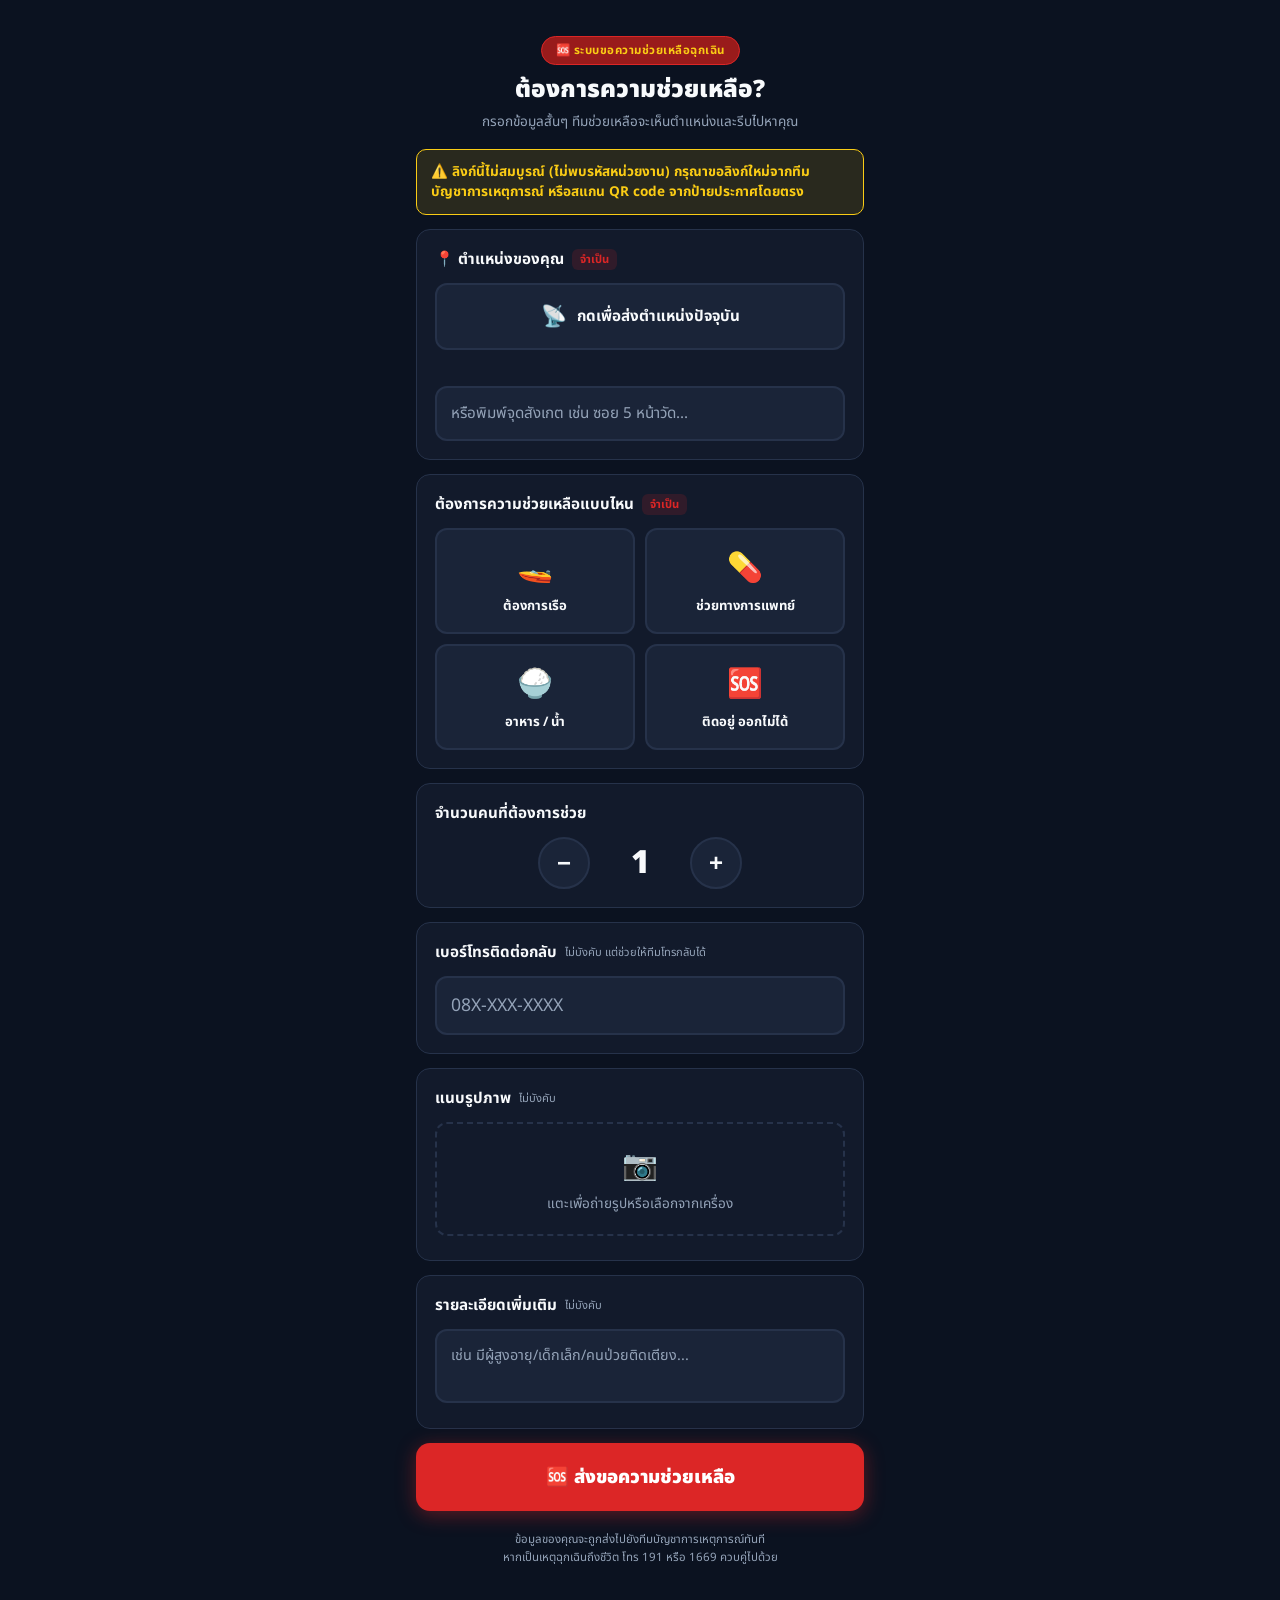
<file: citizen-checkin/checkin-form.html>
<!DOCTYPE html>
<html lang="th">
<head>
<meta charset="UTF-8">
<meta name="viewport" content="width=device-width, initial-scale=1, maximum-scale=1, user-scalable=no">
<title>ขอความช่วยเหลือ</title>
<style>
@import url('https://fonts.googleapis.com/css2?family=Noto+Sans+Thai:wght@400;500;700;900&display=swap');

:root{
  --bg:#0B1220;
  --bg-card:#121A2B;
  --bg-input:#1A2438;
  --red:#DC2626;
  --red-dark:#991B1B;
  --yellow:#FACC15;
  --green:#16A34A;
  --white:#F8FAFC;
  --gray:#94A3B8;
  --border:#26324A;
}
*{box-sizing:border-box;margin:0;padding:0;}
html,body{
  background:var(--bg);
  color:var(--white);
  font-family:'Noto Sans Thai',sans-serif;
  min-height:100vh;
  -webkit-tap-highlight-color:transparent;
}
body{
  padding:16px;
  padding-bottom:40px;
  max-width:480px;
  margin:0 auto;
}

/* Header */
.header{
  text-align:center;
  padding:20px 0 16px;
}
.header .badge{
  display:inline-flex;
  align-items:center;
  gap:6px;
  background:var(--red-dark);
  border:1px solid var(--red);
  color:var(--yellow);
  font-size:0.72rem;
  font-weight:700;
  padding:5px 14px;
  border-radius:999px;
  letter-spacing:0.5px;
  margin-bottom:10px;
}
.header h1{
  font-size:1.5rem;
  font-weight:900;
  line-height:1.3;
}
.header p{
  color:var(--gray);
  font-size:0.85rem;
  margin-top:6px;
  line-height:1.5;
}

/* Card sections */
.card{
  background:var(--bg-card);
  border:1px solid var(--border);
  border-radius:14px;
  padding:18px;
  margin-bottom:14px;
}
.card-label{
  font-size:0.95rem;
  font-weight:700;
  margin-bottom:12px;
  display:flex;
  align-items:center;
  gap:8px;
}
.card-label .req{
  color:var(--red);
  font-size:0.7rem;
  font-weight:700;
  background:rgba(220,38,38,0.15);
  padding:2px 8px;
  border-radius:6px;
}
.card-label .opt{
  color:var(--gray);
  font-size:0.7rem;
  font-weight:400;
}

/* GPS button */
.gps-btn{
  width:100%;
  background:var(--bg-input);
  border:2px solid var(--border);
  color:var(--white);
  font-family:inherit;
  font-size:0.95rem;
  font-weight:700;
  padding:16px;
  border-radius:12px;
  display:flex;
  align-items:center;
  justify-content:center;
  gap:10px;
  cursor:pointer;
  transition:border-color 0.2s;
}
.gps-btn:active{transform:scale(0.98);}
.gps-btn.located{
  border-color:var(--green);
  background:rgba(22,163,74,0.1);
}
.gps-btn .icon{font-size:1.3rem;}
.gps-status{
  font-size:0.8rem;
  color:var(--gray);
  text-align:center;
  margin-top:8px;
  min-height:18px;
}
.gps-status.success{color:var(--green);font-weight:700;}
.gps-status.error{color:var(--yellow);}

.loc-text-input{
  width:100%;
  background:var(--bg-input);
  border:2px solid var(--border);
  color:var(--white);
  font-family:inherit;
  font-size:0.95rem;
  padding:14px;
  border-radius:12px;
  margin-top:10px;
}
.loc-text-input::placeholder{color:var(--gray);}
.loc-text-input:focus{outline:none;border-color:var(--yellow);}

/* Need type grid */
.need-grid{
  display:grid;
  grid-template-columns:1fr 1fr;
  gap:10px;
}
.need-btn{
  background:var(--bg-input);
  border:2px solid var(--border);
  color:var(--white);
  font-family:inherit;
  border-radius:12px;
  padding:16px 8px;
  display:flex;
  flex-direction:column;
  align-items:center;
  gap:6px;
  cursor:pointer;
  transition:all 0.15s;
}
.need-btn .emoji{font-size:1.8rem;}
.need-btn .label{font-size:0.82rem;font-weight:700;}
.need-btn:active{transform:scale(0.96);}
.need-btn.selected{
  border-color:var(--red);
  background:rgba(220,38,38,0.18);
}

/* People count stepper */
.stepper{
  display:flex;
  align-items:center;
  justify-content:center;
  gap:20px;
}
.stepper button{
  width:52px;
  height:52px;
  border-radius:50%;
  border:2px solid var(--border);
  background:var(--bg-input);
  color:var(--white);
  font-size:1.5rem;
  font-weight:700;
  cursor:pointer;
}
.stepper button:active{transform:scale(0.92);}
.stepper .count{
  font-size:2rem;
  font-weight:900;
  min-width:60px;
  text-align:center;
}

/* Phone input */
.phone-input{
  width:100%;
  background:var(--bg-input);
  border:2px solid var(--border);
  color:var(--white);
  font-family:inherit;
  font-size:1.1rem;
  font-weight:700;
  padding:14px;
  border-radius:12px;
  letter-spacing:1px;
}
.phone-input::placeholder{color:var(--gray);font-weight:400;letter-spacing:0;}
.phone-input:focus{outline:none;border-color:var(--yellow);}

/* Note textarea */
.note-input{
  width:100%;
  background:var(--bg-input);
  border:2px solid var(--border);
  color:var(--white);
  font-family:inherit;
  font-size:0.9rem;
  padding:14px;
  border-radius:12px;
  resize:none;
  min-height:70px;
}
.note-input::placeholder{color:var(--gray);}
.note-input:focus{outline:none;border-color:var(--yellow);}

/* Photo upload */
.photo-zone{
  border:2px dashed var(--border);
  border-radius:12px;
  padding:20px;
  text-align:center;
  cursor:pointer;
}
.photo-zone .icon{font-size:1.8rem;margin-bottom:6px;}
.photo-zone .text{font-size:0.85rem;color:var(--gray);}
.photo-preview{
  position:relative;
  border-radius:12px;
  overflow:hidden;
}
.photo-preview img{
  width:100%;
  display:block;
  max-height:200px;
  object-fit:cover;
}
.photo-preview .remove{
  position:absolute;
  top:8px;
  right:8px;
  background:rgba(0,0,0,0.7);
  color:white;
  border:none;
  width:32px;
  height:32px;
  border-radius:50%;
  font-size:1rem;
  cursor:pointer;
}
.compress-status{
  font-size:0.75rem;
  color:var(--gray);
  text-align:center;
  margin-top:6px;
}

/* Submit button */
.submit-btn{
  width:100%;
  background:var(--red);
  border:none;
  color:white;
  font-family:inherit;
  font-size:1.15rem;
  font-weight:900;
  padding:20px;
  border-radius:14px;
  cursor:pointer;
  display:flex;
  align-items:center;
  justify-content:center;
  gap:10px;
  box-shadow:0 4px 20px rgba(220,38,38,0.4);
  position:relative;
  animation:pulse 2.2s infinite;
}
@keyframes pulse{
  0%,100%{box-shadow:0 4px 20px rgba(220,38,38,0.4);}
  50%{box-shadow:0 4px 30px rgba(220,38,38,0.7);}
}
.submit-btn:active{transform:scale(0.98);}
.submit-btn:disabled{
  background:var(--border);
  box-shadow:none;
  animation:none;
  cursor:not-allowed;
  color:var(--gray);
}
.submit-btn .spinner{
  width:20px;height:20px;
  border:3px solid rgba(255,255,255,0.3);
  border-top-color:white;
  border-radius:50%;
  animation:spin 0.7s linear infinite;
}
@keyframes spin{to{transform:rotate(360deg);}}

.error-banner{
  background:rgba(250,204,21,0.12);
  border:1px solid var(--yellow);
  color:var(--yellow);
  font-size:0.85rem;
  font-weight:700;
  padding:12px 14px;
  border-radius:10px;
  margin-bottom:14px;
  display:none;
}

/* Success screen */
.success-screen{
  display:none;
  text-align:center;
  padding:60px 20px;
}
.success-screen .icon{
  font-size:4rem;
  margin-bottom:16px;
}
.success-screen h2{
  font-size:1.4rem;
  font-weight:900;
  color:var(--green);
  margin-bottom:10px;
}
.success-screen p{
  color:var(--gray);
  font-size:0.95rem;
  line-height:1.6;
}
.success-screen .id-box{
  background:var(--bg-card);
  border:1px solid var(--border);
  border-radius:10px;
  padding:12px;
  margin-top:20px;
  font-size:0.85rem;
  color:var(--white);
}
.verify-code-box{
  background:rgba(250,204,21,0.1);
  border:2px solid var(--yellow);
  border-radius:14px;
  padding:18px;
  margin-top:14px;
}
.verify-code-label{
  font-size:0.85rem;
  font-weight:700;
  color:var(--yellow);
  margin-bottom:8px;
}
.verify-code-value{
  font-size:2.4rem;
  font-weight:900;
  color:var(--white);
  letter-spacing:6px;
  margin-bottom:8px;
}
.verify-code-hint{
  font-size:0.78rem;
  color:var(--gray);
  line-height:1.5;
}
.check-status-btn{
  display:block;
  margin-top:18px;
  background:var(--green);
  color:#0a1a0f;
  font-weight:900;
  font-size:0.95rem;
  text-decoration:none;
  border-radius:10px;
  padding:14px;
  text-align:center;
}
.check-status-btn:active{
  transform:scale(0.98);
}
.check-status-hint{
  font-size:0.72rem;
  color:var(--gray);
  margin-top:8px;
  line-height:1.5;
}

.footer-note{
  text-align:center;
  color:var(--gray);
  font-size:0.72rem;
  margin-top:20px;
  line-height:1.6;
}
</style>
</head>
<body>

<div id="formScreen">
  <div class="header">
    <div class="badge">🆘 ระบบขอความช่วยเหลือฉุกเฉิน</div>
    <h1>ต้องการความช่วยเหลือ?</h1>
    <p>กรอกข้อมูลสั้นๆ ทีมช่วยเหลือจะเห็นตำแหน่งและรีบไปหาคุณ</p>
  </div>

  <div id="errorBanner" class="error-banner"></div>

  <!-- พิกัด -->
  <div class="card">
    <div class="card-label">📍 ตำแหน่งของคุณ <span class="req">จำเป็น</span></div>
    <button type="button" class="gps-btn" id="gpsBtn" onclick="getGPSLocation()">
      <span class="icon">📡</span>
      <span id="gpsBtnText">กดเพื่อส่งตำแหน่งปัจจุบัน</span>
    </button>
    <div class="gps-status" id="gpsStatus"></div>
    <input type="text" class="loc-text-input" id="locText" placeholder="หรือพิมพ์จุดสังเกต เช่น ซอย 5 หน้าวัด...">
  </div>

  <!-- ความต้องการ -->
  <div class="card">
    <div class="card-label">ต้องการความช่วยเหลือแบบไหน <span class="req">จำเป็น</span></div>
    <div class="need-grid" id="needGrid">
      <button type="button" class="need-btn" data-need="boat">
        <span class="emoji">🚤</span><span class="label">ต้องการเรือ</span>
      </button>
      <button type="button" class="need-btn" data-need="medical">
        <span class="emoji">💊</span><span class="label">ช่วยทางการแพทย์</span>
      </button>
      <button type="button" class="need-btn" data-need="supplies">
        <span class="emoji">🍚</span><span class="label">อาหาร / น้ำ</span>
      </button>
      <button type="button" class="need-btn" data-need="trapped">
        <span class="emoji">🆘</span><span class="label">ติดอยู่ ออกไม่ได้</span>
      </button>
    </div>
  </div>

  <!-- จำนวนคน -->
  <div class="card">
    <div class="card-label">จำนวนคนที่ต้องการช่วย</div>
    <div class="stepper">
      <button type="button" onclick="changePeople(-1)">−</button>
      <div class="count" id="peopleCount">1</div>
      <button type="button" onclick="changePeople(1)">+</button>
    </div>
  </div>

  <!-- เบอร์โทร -->
  <div class="card">
    <div class="card-label">เบอร์โทรติดต่อกลับ <span class="opt">ไม่บังคับ แต่ช่วยให้ทีมโทรกลับได้</span></div>
    <input type="tel" class="phone-input" id="phoneInput" placeholder="08X-XXX-XXXX" inputmode="numeric">
  </div>

  <!-- รูปภาพ -->
  <div class="card">
    <div class="card-label">แนบรูปภาพ <span class="opt">ไม่บังคับ</span></div>
    <div id="photoZone" class="photo-zone" onclick="document.getElementById('photoInput').click()">
      <div class="icon">📷</div>
      <div class="text">แตะเพื่อถ่ายรูปหรือเลือกจากเครื่อง</div>
    </div>
    <input type="file" id="photoInput" accept="image/*" capture="environment" style="display:none" onchange="handlePhotoSelect(event)">
    <div id="compressStatus" class="compress-status"></div>
  </div>

  <!-- บันทึกเพิ่มเติม -->
  <div class="card">
    <div class="card-label">รายละเอียดเพิ่มเติม <span class="opt">ไม่บังคับ</span></div>
    <textarea class="note-input" id="noteInput" placeholder="เช่น มีผู้สูงอายุ/เด็กเล็ก/คนป่วยติดเตียง..."></textarea>
  </div>

  <button type="button" class="submit-btn" id="submitBtn" onclick="submitRequest()">
    <span id="submitBtnContent">🆘 ส่งขอความช่วยเหลือ</span>
  </button>

  <div class="footer-note">
    ข้อมูลของคุณจะถูกส่งไปยังทีมบัญชาการเหตุการณ์ทันที<br>
    หากเป็นเหตุฉุกเฉินถึงชีวิต โทร 191 หรือ 1669 ควบคู่ไปด้วย
  </div>
</div>

<div id="successScreen" class="success-screen">
  <div class="icon">✅</div>
  <h2>ส่งคำขอเรียบร้อย</h2>
  <p>ทีมช่วยเหลือได้รับข้อมูลแล้ว<br>กรุณารอ ทีมจะติดต่อกลับหรือเดินทางไปหาคุณ</p>
  <div class="id-box">หมายเลขคำขอ: <strong id="requestIdDisplay">-</strong></div>
  <div class="verify-code-box">
    <div class="verify-code-label">🔑 รหัสยืนยันตัวของคุณ</div>
    <div class="verify-code-value" id="verifyCodeDisplay">----</div>
    <div class="verify-code-hint">จำหรือเขียนรหัสนี้ไว้ — แจ้งให้ทีมที่มาช่วยตอนถึงที่ เพื่อยืนยันว่าเป็นคุณจริง</div>
  </div>
  <a id="checkStatusLink" href="#" class="check-status-btn">📍 เช็คสถานะคำขอนี้</a>
  <div class="check-status-hint">บันทึกลิงก์นี้ไว้ — เปิดดูได้ตลอดว่าทีมไปถึงไหนแล้ว</div>
</div>

<script>
const SUPABASE_URL = 'https://cpdhykeogdgjjxmwvnkt.supabase.co';
const SUPABASE_KEY = 'sb_publishable_ziI_yJath2uIPrurZkhHtw_HlTOv1bq';

const URL_PARAMS = new URLSearchParams(window.location.search);
const AGENCY_ID = URL_PARAMS.get('agency') || '';

let selectedNeed = null;
let peopleCount = 1;
let gpsLat = null, gpsLng = null;
let compressedPhotoBlob = null;

// ---- เช็คว่ามี agency_id ในลิงก์หรือไม่ (ลิงก์นี้ต้องมาจากปุ่มที่ IC สร้างเท่านั้น) ----
if (!AGENCY_ID) {
  document.addEventListener('DOMContentLoaded', () => {
    const banner = document.getElementById('errorBanner');
    if (banner) {
      banner.innerText = '⚠️ ลิงก์นี้ไม่สมบูรณ์ (ไม่พบรหัสหน่วยงาน) กรุณาขอลิงก์ใหม่จากทีมบัญชาการเหตุการณ์ หรือสแกน QR code จากป้ายประกาศโดยตรง';
      banner.style.display = 'block';
    }
  });
}

// ---- ปุ่มเลือกความต้องการ ----
document.querySelectorAll('.need-btn').forEach(btn => {
  btn.addEventListener('click', () => {
    document.querySelectorAll('.need-btn').forEach(b => b.classList.remove('selected'));
    btn.classList.add('selected');
    selectedNeed = btn.dataset.need;
  });
});

// ---- ตัวนับจำนวนคน ----
function changePeople(delta) {
  peopleCount = Math.max(1, Math.min(50, peopleCount + delta));
  document.getElementById('peopleCount').innerText = peopleCount;
}

// ---- GPS ----
function getGPSLocation() {
  const btn = document.getElementById('gpsBtn');
  const status = document.getElementById('gpsStatus');
  const btnText = document.getElementById('gpsBtnText');

  if (!navigator.geolocation) {
    status.className = 'gps-status error';
    status.innerText = '⚠️ เบราว์เซอร์นี้ไม่รองรับ GPS กรุณาพิมพ์จุดสังเกตด้านล่างแทน';
    return;
  }

  btnText.innerText = 'กำลังค้นหาตำแหน่ง...';
  status.className = 'gps-status';
  status.innerText = 'รอสักครู่...';

  navigator.geolocation.getCurrentPosition(
    (pos) => {
      gpsLat = pos.coords.latitude;
      gpsLng = pos.coords.longitude;
      btn.classList.add('located');
      btnText.innerText = 'พบตำแหน่งแล้ว ✓';
      status.className = 'gps-status success';
      status.innerText = `ความแม่นยำ ~${Math.round(pos.coords.accuracy)} เมตร`;
    },
    (err) => {
      btnText.innerText = 'กดเพื่อส่งตำแหน่งปัจจุบัน';
      status.className = 'gps-status error';
      if (err.code === 1) {
        status.innerText = '⚠️ ไม่ได้รับอนุญาตเข้าถึงตำแหน่ง กรุณาพิมพ์จุดสังเกตด้านล่างแทน';
      } else {
        status.innerText = '⚠️ หาตำแหน่งไม่ได้ กรุณาพิมพ์จุดสังเกตด้านล่างแทน';
      }
    },
    { enableHighAccuracy: true, timeout: 10000, maximumAge: 30000 }
  );
}

// ---- บีบอัดรูปภาพ (client-side, ใช้ Canvas) ----
function handlePhotoSelect(event) {
  const file = event.target.files[0];
  if (!file) return;

  const compressStatus = document.getElementById('compressStatus');
  const photoZone = document.getElementById('photoZone');
  compressStatus.innerText = 'กำลังบีบอัดรูป...';

  const reader = new FileReader();
  reader.onload = function(e) {
    const img = new Image();
    img.onload = function() {
      const MAX_DIM = 1280;
      let w = img.width, h = img.height;
      if (w > h && w > MAX_DIM) { h = h * (MAX_DIM / w); w = MAX_DIM; }
      else if (h > MAX_DIM) { w = w * (MAX_DIM / h); h = MAX_DIM; }

      const canvas = document.createElement('canvas');
      canvas.width = w;
      canvas.height = h;
      const ctx = canvas.getContext('2d');
      ctx.drawImage(img, 0, 0, w, h);

      canvas.toBlob((blob) => {
        compressedPhotoBlob = blob;
        const sizeKB = Math.round(blob.size / 1024);
        compressStatus.innerText = `✓ บีบอัดแล้ว (${sizeKB} KB)`;

        const url = URL.createObjectURL(blob);
        photoZone.outerHTML = `
          <div class="photo-preview" id="photoZone">
            <img src="${url}">
            <button type="button" class="remove" onclick="removePhoto()">✕</button>
          </div>`;
      }, 'image/jpeg', 0.7);
    };
    img.src = e.target.result;
  };
  reader.readAsDataURL(file);
}

function removePhoto() {
  compressedPhotoBlob = null;
  document.getElementById('compressStatus').innerText = '';
  document.getElementById('photoZone').outerHTML = `
    <div id="photoZone" class="photo-zone" onclick="document.getElementById('photoInput').click()">
      <div class="icon">📷</div>
      <div class="text">แตะเพื่อถ่ายรูปหรือเลือกจากเครื่อง</div>
    </div>`;
}

// ---- ส่งคำขอ ----
// ---- สุ่มรหัสยืนยันตัว 4 หลัก เช็คไม่ให้ซ้ำกับคำขออื่นในเหตุการณ์เดียวกัน ----
async function generateUniqueVerifyCode() {
  for (let attempt = 0; attempt < 5; attempt++) {
    const code = String(Math.floor(1000 + Math.random() * 9000)); // 1000-9999
    try {
      const checkUrl = `${SUPABASE_URL}/rest/v1/help_requests?select=id&agency_id=eq.${encodeURIComponent(AGENCY_ID)}&verify_code=eq.${code}&status=neq.helped`;
      const res = await fetch(checkUrl, {
        headers: { 'apikey': SUPABASE_KEY, 'Authorization': `Bearer ${SUPABASE_KEY}` }
      });
      if (res.ok) {
        const rows = await res.json();
        if (rows.length === 0) return code; // ไม่ซ้ำ ใช้ได้
      }
    } catch (e) {
      // เช็คซ้ำไม่ได้ (เช่นเน็ตหลุดชั่วครู่) — ใช้รหัสนี้ไปเลย ดีกว่าบล็อกการส่งคำขอ
      return code;
    }
  }
  // สุ่มไม่ผ่าน 5 รอบ (โอกาสน้อยมาก) — ใช้รหัสสุดท้ายไปเลย
  return String(Math.floor(1000 + Math.random() * 9000));
}

async function submitRequest() {
  const errorBanner = document.getElementById('errorBanner');
  errorBanner.style.display = 'none';

  const locText = document.getElementById('locText').value.trim();

  // validation
  if (gpsLat === null && !locText) {
    showError('กรุณากดส่งตำแหน่ง GPS หรือพิมพ์จุดสังเกตอย่างน้อย 1 อย่าง');
    return;
  }
  if (!selectedNeed) {
    showError('กรุณาเลือกประเภทความช่วยเหลือที่ต้องการ');
    return;
  }

  const submitBtn = document.getElementById('submitBtn');
  const submitBtnContent = document.getElementById('submitBtnContent');
  submitBtn.disabled = true;
  submitBtnContent.innerHTML = '<span class="spinner"></span> กำลังส่ง...';

  try {
    let photoUrl = null;

    // อัปโหลดรูปก่อน (ถ้ามี)
    if (compressedPhotoBlob) {
      const fileName = `${Date.now()}_${Math.random().toString(36).slice(2)}.jpg`;
      const uploadRes = await fetch(`${SUPABASE_URL}/storage/v1/object/help-request-photos/${fileName}`, {
        method: 'POST',
        headers: {
          'Authorization': `Bearer ${SUPABASE_KEY}`,
          'apikey': SUPABASE_KEY,
          'Content-Type': 'image/jpeg'
        },
        body: compressedPhotoBlob
      });
      if (uploadRes.ok) {
        photoUrl = `${SUPABASE_URL}/storage/v1/object/public/help-request-photos/${fileName}`;
      }
      // ถ้าอัปโหลดรูปไม่สำเร็จ ไม่ block การส่งคำขอหลัก — รูปเป็นแค่ข้อมูลเสริม
    }

    const phone = document.getElementById('phoneInput').value.trim();
    const note = document.getElementById('noteInput').value.trim();
    const verifyCode = await generateUniqueVerifyCode();

    const payload = {
      lat: gpsLat !== null ? gpsLat : 0,
      lng: gpsLng !== null ? gpsLng : 0,
      loc: locText || null,
      need: selectedNeed,
      people: peopleCount,
      phone: phone || null,
      photo_url: photoUrl,
      note: note || null,
      status: 'new',
      agency_id: AGENCY_ID || null,
      verify_code: verifyCode
    };

    const res = await fetch(`${SUPABASE_URL}/rest/v1/help_requests`, {
      method: 'POST',
      headers: {
        'Authorization': `Bearer ${SUPABASE_KEY}`,
        'apikey': SUPABASE_KEY,
        'Content-Type': 'application/json',
        'Prefer': 'return=representation'
      },
      body: JSON.stringify(payload)
    });

    if (!res.ok) {
      throw new Error('ส่งคำขอไม่สำเร็จ');
    }

    const result = await res.json();
    const requestId = result[0] && result[0].id ? result[0].id : '-';

    document.getElementById('formScreen').style.display = 'none';
    document.getElementById('successScreen').style.display = 'block';
    document.getElementById('requestIdDisplay').innerText = '#' + requestId;
    document.getElementById('verifyCodeDisplay').innerText = verifyCode;
    document.getElementById('checkStatusLink').href = 'status.html?id=' + encodeURIComponent(requestId) + '&code=' + encodeURIComponent(verifyCode);

  } catch (err) {
    showError('⚠️ ส่งคำขอไม่สำเร็จ กรุณาตรวจสอบสัญญาณอินเทอร์เน็ตแล้วลองอีกครั้ง');
    submitBtn.disabled = false;
    submitBtnContent.innerHTML = '🆘 ส่งขอความช่วยเหลือ';
  }
}

function showError(msg) {
  const errorBanner = document.getElementById('errorBanner');
  errorBanner.innerText = msg;
  errorBanner.style.display = 'block';
  errorBanner.scrollIntoView({ behavior: 'smooth', block: 'center' });
}
</script>
</body>
</html>
</file>
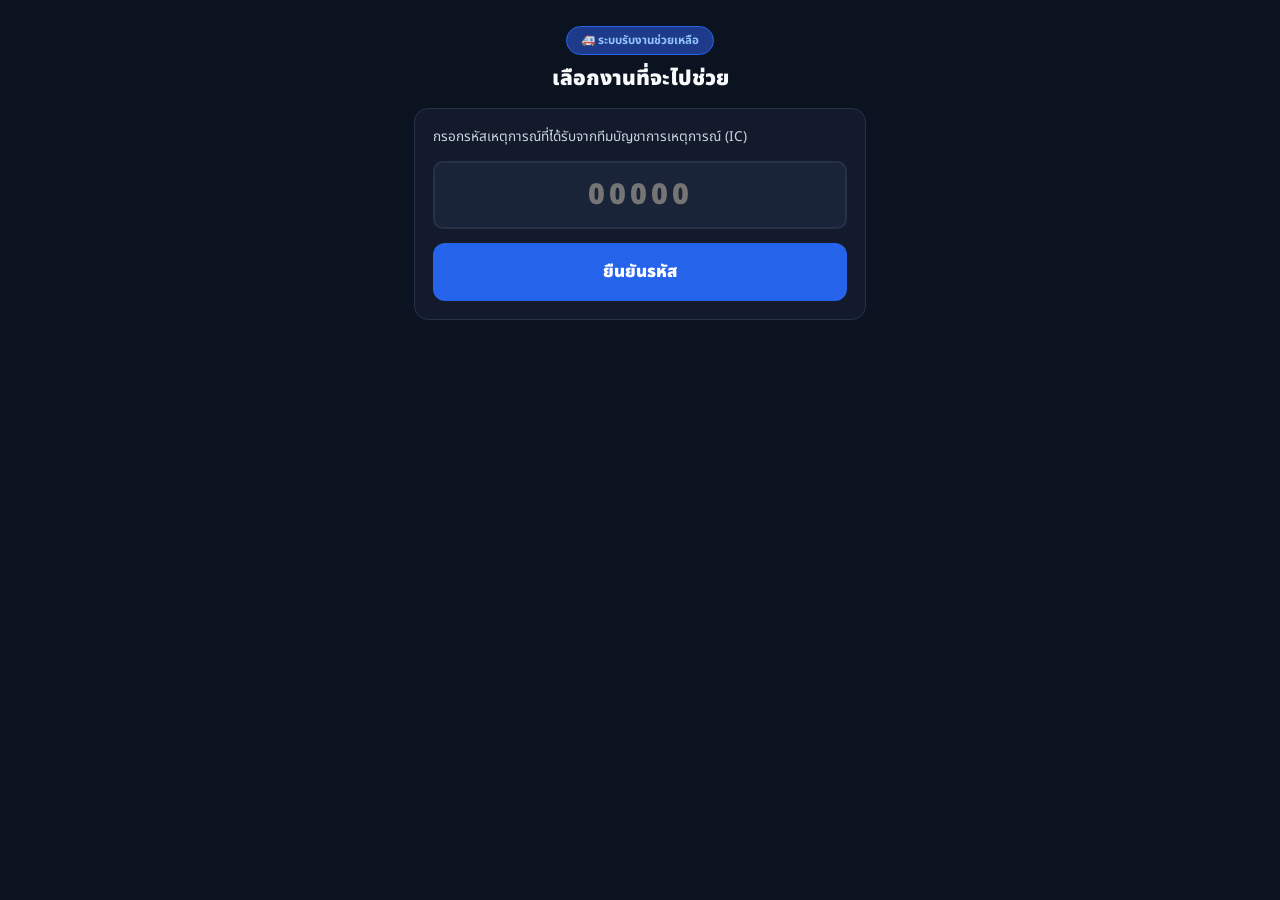
<file: citizen-checkin/responder.html>
<!DOCTYPE html>
<html lang="th">
<head>
<meta charset="UTF-8">
<meta name="viewport" content="width=device-width, initial-scale=1, maximum-scale=1, user-scalable=no">
<title>ระบบรับงานช่วยเหลือ</title>
<link rel="preconnect" href="https://cdn.maptiler.com">
<script src="https://cdn.maptiler.com/maptiler-sdk-js/v4.0.2/maptiler-sdk.umd.min.js" defer></script>
<link href="https://cdn.maptiler.com/maptiler-sdk-js/v4.0.2/maptiler-sdk.css" rel="stylesheet" media="print" onload="this.media='all'">
<style>
@import url('https://fonts.googleapis.com/css2?family=Noto+Sans+Thai:wght@400;500;700;900&display=swap');

:root{
  --bg:#0B1220;
  --bg-card:#121A2B;
  --bg-input:#1A2438;
  --blue:#2563eb;
  --blue-dark:#1d4ed8;
  --green:#16A34A;
  --yellow:#FACC15;
  --orange:#ea580c;
  --white:#F8FAFC;
  --gray:#94A3B8;
  --border:#26324A;
}
*{box-sizing:border-box;margin:0;padding:0;}
html,body{
  background:var(--bg);
  color:var(--white);
  font-family:'Noto Sans Thai',sans-serif;
  min-height:100vh;
  -webkit-tap-highlight-color:transparent;
}
body{
  padding:14px;
  padding-bottom:30px;
  max-width:480px;
  margin:0 auto;
}
.header{
  text-align:center;
  padding:12px 0 14px;
}
.header .badge{
  display:inline-flex;
  align-items:center;
  gap:6px;
  background:#1e3a8a;
  border:1px solid var(--blue);
  color:#93c5fd;
  font-size:0.72rem;
  font-weight:700;
  padding:5px 14px;
  border-radius:999px;
  margin-bottom:8px;
}
.header h1{
  font-size:1.3rem;
  font-weight:900;
}

/* Setup screen */
.card{
  background:var(--bg-card);
  border:1px solid var(--border);
  border-radius:14px;
  padding:18px;
  margin-bottom:14px;
}
.input-field{
  width:100%;
  background:var(--bg-input);
  border:2px solid var(--border);
  color:var(--white);
  font-family:inherit;
  font-size:1rem;
  padding:14px;
  border-radius:12px;
  margin-bottom:12px;
}
.input-field::placeholder{color:var(--gray);}
.input-field:focus{outline:none;border-color:var(--blue);}
.btn-primary{
  width:100%;
  background:var(--blue);
  border:none;
  color:white;
  font-family:inherit;
  font-size:1.05rem;
  font-weight:900;
  padding:16px;
  border-radius:12px;
  cursor:pointer;
}
.btn-primary:active{transform:scale(0.98);}
.btn-primary:disabled{background:var(--border);color:var(--gray);cursor:not-allowed;}

/* Job list */
.incident-bar{
  display:flex;
  justify-content:space-between;
  align-items:center;
  background:rgba(220,38,38,0.12);
  border:1px solid #dc2626;
  border-radius:10px;
  padding:8px 12px;
  margin-bottom:10px;
  font-size:0.78rem;
  color:#fca5a5;
}
.incident-bar button{
  background:none;
  border:1px solid rgba(255,255,255,0.2);
  color:var(--gray);
  font-size:0.68rem;
  padding:4px 8px;
  border-radius:8px;
  cursor:pointer;
  font-family:inherit;
}
.responder-bar{
  display:flex;
  justify-content:space-between;
  align-items:center;
  background:var(--bg-card);
  border:1px solid var(--border);
  border-radius:12px;
  padding:10px 14px;
  margin-bottom:14px;
}
.responder-bar .name{font-size:0.85rem;font-weight:700;}
.responder-bar .phone{font-size:0.72rem;color:var(--gray);}
.responder-bar button{
  background:none;
  border:1px solid var(--border);
  color:var(--gray);
  font-size:0.7rem;
  padding:5px 10px;
  border-radius:8px;
  cursor:pointer;
  font-family:inherit;
}

.section-label{
  font-size:0.8rem;
  font-weight:700;
  color:var(--gray);
  margin:14px 0 8px;
  text-transform:uppercase;
  letter-spacing:0.5px;
}
.available-toggle{
  display:flex;
  justify-content:space-between;
  align-items:center;
  background:var(--bg-card);
  border:1px solid var(--border);
  border-radius:10px;
  padding:10px 14px;
  margin-top:14px;
  cursor:pointer;
  font-size:0.78rem;
  font-weight:700;
  color:var(--gray);
}
.available-toggle:active{transform:scale(0.98);}

.job-card{
  background:var(--bg-card);
  border:1px solid var(--border);
  border-radius:12px;
  padding:14px;
  margin-bottom:10px;
}
.job-card.new{border-color:var(--yellow);background:rgba(250,204,21,0.06);}
.job-card.mine{border-color:var(--blue);background:rgba(37,99,235,0.08);}
.job-top{
  display:flex;
  justify-content:space-between;
  align-items:center;
  margin-bottom:6px;
}
.job-need{font-size:1rem;font-weight:900;}
.job-badge{
  font-size:0.68rem;
  font-weight:700;
  padding:3px 9px;
  border-radius:999px;
}
.job-loc{font-size:0.85rem;color:#cbd5e1;margin-bottom:4px;}
.job-meta{font-size:0.78rem;color:var(--gray);margin-bottom:10px;}
.job-note{font-size:0.78rem;color:#888;margin-bottom:10px;font-style:italic;}
.job-photo{max-width:100%;max-height:200px;width:auto;object-fit:cover;border-radius:8px;margin-bottom:10px;display:block;cursor:pointer;}

.btn-claim{
  width:100%;
  background:var(--green);
  border:none;
  color:white;
  font-family:inherit;
  font-size:0.95rem;
  font-weight:900;
  padding:12px;
  border-radius:10px;
  cursor:pointer;
}
.btn-claim:active{transform:scale(0.98);}

.btn-action{
  width:100%;
  border:none;
  color:white;
  font-family:inherit;
  font-size:0.95rem;
  font-weight:900;
  padding:12px;
  border-radius:10px;
  cursor:pointer;
  margin-bottom:8px;
}
.btn-action.enroute{background:var(--orange);}
.btn-action.arrived{background:#9333ea;}
.btn-action.helped{background:var(--green);}
.btn-cancel{
  width:100%;
  background:none;
  border:1px solid var(--border);
  color:var(--gray);
  font-family:inherit;
  font-size:0.8rem;
  padding:9px;
  border-radius:10px;
  cursor:pointer;
}

.verify-input-row{
  display:flex;
  gap:8px;
  margin-bottom:10px;
}
.verify-input-row input{
  flex:1;
  background:var(--bg-input);
  border:2px solid var(--border);
  color:var(--white);
  font-family:inherit;
  font-size:1.4rem;
  font-weight:900;
  text-align:center;
  letter-spacing:4px;
  padding:10px;
  border-radius:10px;
}
.verify-input-row input:focus{outline:none;border-color:#9333ea;}

.empty-state{
  text-align:center;
  padding:30px 10px;
  color:var(--gray);
  font-size:0.85rem;
}

.error-banner{
  background:rgba(239,68,68,0.12);
  border:1px solid #ef4444;
  color:#fca5a5;
  font-size:0.82rem;
  font-weight:700;
  padding:10px 14px;
  border-radius:10px;
  margin-bottom:12px;
  display:none;
}

.job-map{
  width:100%;
  height:260px;
  border-radius:10px;
  margin-bottom:6px;
  overflow:hidden;
  background:var(--bg-input);
  position:relative;
}
.job-map-legend{
  display:flex;
  gap:14px;
  align-items:center;
  font-size:0.7rem;
  color:#94a3b8;
  margin-bottom:10px;
  padding:0 2px;
}
.job-map-legend-item{
  display:flex;
  align-items:center;
  gap:5px;
}
.job-map-legend-dot{
  width:10px;
  height:10px;
  border-radius:50%;
  flex-shrink:0;
}
.job-proximity-notice{
  background:rgba(34,197,94,0.15);
  border:1px solid rgba(34,197,94,0.4);
  border-radius:8px;
  padding:7px 10px;
  font-size:0.72rem;
  color:#86efac;
  font-weight:600;
  align-items:center;
  margin-bottom:8px;
}
.job-map.no-coords{
  display:flex;
  align-items:center;
  justify-content:center;
  color:var(--gray);
  font-size:0.75rem;
}
.btn-navigate{
  width:100%;
  background:#0ea5e9;
  border:none;
  color:white;
  font-family:inherit;
  font-size:0.95rem;
  font-weight:900;
  padding:12px;
  border-radius:10px;
  cursor:pointer;
  margin-bottom:8px;
  display:flex;
  align-items:center;
  justify-content:center;
  gap:6px;
  text-decoration:none;
}
.btn-navigate:active{transform:scale(0.98);}

.spinner-inline{
  display:inline-block;
  width:14px;height:14px;
  border:2px solid rgba(255,255,255,0.3);
  border-top-color:white;
  border-radius:50%;
  animation:spin 0.7s linear infinite;
  margin-right:6px;
  vertical-align:middle;
}
@keyframes spin{to{transform:rotate(360deg);}}
</style>
</head>
<body>

<div class="header">
<div class="badge">🚑 ระบบรับงานช่วยเหลือ</div>
<h1 id="headerTitle">เลือกงานที่จะไปช่วย</h1>
</div>

<div id="errorBanner" class="error-banner"></div>

<!-- Code screen — กรอกรหัสเหตุการณ์ก่อนเข้าใช้งาน -->
<div id="codeScreen" style="display:none;">
  <div class="card">
    <div style="font-size:0.85rem;color:#cbd5e1;margin-bottom:14px;">กรอกรหัสเหตุการณ์ที่ได้รับจากทีมบัญชาการเหตุการณ์ (IC)</div>
    <div class="verify-input-row" style="margin-bottom:14px;">
      <input type="text" inputmode="numeric" maxlength="5" id="eventCodeInput" placeholder="00000" style="font-size:1.8rem;">
    </div>
    <button class="btn-primary" id="eventCodeBtn" onclick="submitEventCode()">ยืนยันรหัส</button>
  </div>
</div>

<!-- Confirm screen — ยืนยันว่าเหตุการณ์ที่เจอถูกต้อง -->
<div id="confirmScreen" style="display:none;">
  <div class="card">
    <div style="font-size:0.85rem;color:#cbd5e1;margin-bottom:10px;">พบเหตุการณ์นี้ — ใช่เหตุการณ์ที่คุณกำลังไปช่วยหรือไม่?</div>
    <div style="background:var(--bg-input);border-radius:12px;padding:14px;margin-bottom:14px;">
      <div style="font-size:1.1rem;font-weight:900;color:var(--white);margin-bottom:4px;" id="confirmIncidentName">-</div>
      <div style="font-size:0.82rem;color:var(--gray);">📍 <span id="confirmIncidentLoc">-</span></div>
    </div>
    <button class="btn-primary" onclick="confirmIncidentCorrect()" style="margin-bottom:10px;">✅ ใช่ เหตุการณ์นี้ถูกต้อง</button>
    <button class="btn-cancel" onclick="rejectIncidentWrong()">ไม่ใช่ กรอกรหัสใหม่</button>
  </div>
</div>

<!-- Setup screen -->
<div id="setupScreen" style="display:none;">
  <div class="card">
    <div style="font-size:0.85rem;color:#cbd5e1;margin-bottom:14px;">กรอกชื่อและเบอร์โทรของคุณก่อนเริ่มรับงาน — ใช้ยืนยันตัวตอนอัปเดตสถานะ</div>
    <input type="text" id="setupName" class="input-field" placeholder="ชื่อ-สกุล หรือชื่อทีม">
    <input type="tel" id="setupPhone" class="input-field" placeholder="เบอร์โทร" inputmode="numeric">
    <div style="background:rgba(14,165,233,0.12);border:1px solid rgba(14,165,233,0.35);border-radius:8px;padding:9px 11px;margin:10px 0;font-size:0.72rem;color:#7dd3fc;line-height:1.5;">
      📍 ระบบจำเป็นต้องใช้ <b>ตำแหน่งของคุณ</b> เพื่อให้ผู้บัญชาการเหตุการณ์ (IC) เห็นว่าคุณอยู่ใกล้จุดไหน จะได้สั่งงานได้ตรงจุด — กดปุ่มด้านล่างแล้วเลือก "อนุญาต" เมื่อเบราว์เซอร์ถาม
    </div>
    <div id="setupLocationStatus" style="font-size:0.75rem;color:#fbbf24;min-height:18px;margin-bottom:6px;"></div>
    <button class="btn-primary" onclick="saveResponderInfo()">เริ่มรับงาน</button>
  </div>
</div>

<!-- Main screen -->
<div id="mainScreen" style="display:none;">
  <div class="incident-bar">
    <span>🚨 <span id="currentIncidentDisplay">-</span></span>
    <button onclick="switchEvent()">เปลี่ยนเหตุการณ์</button>
  </div>
  <div class="responder-bar">
    <div>
      <div class="name" id="responderNameDisplay">-</div>
      <div class="phone" id="responderPhoneDisplay">-</div>
    </div>
    <button onclick="resetResponderInfo()">เปลี่ยนผู้ใช้</button>
  </div>

  <div id="myJobsSection" style="display:none;">
    <div class="section-label">งานของคุณ</div>
    <div id="myJobsList"></div>
  </div>

  <div id="availableJobsToggle" class="available-toggle" style="display:none;" onclick="toggleAvailableJobs()">
    <span>📋 งานที่ยังไม่มีคนรับ (<span id="availableJobsCount">0</span>)</span>
    <span id="availableJobsToggleIcon">▼</span>
  </div>
  <div class="section-label" id="availableJobsSection">งานที่ยังไม่มีคนรับ</div>
  <div id="availableJobsList">
    <div class="empty-state">กำลังโหลด...</div>
  </div>
</div>

<script>
const SUPABASE_URL = 'https://cpdhykeogdgjjxmwvnkt.supabase.co';
const SUPABASE_KEY = 'sb_publishable_ziI_yJath2uIPrurZkhHtw_HlTOv1bq';
const WORKER_URL = 'https://citizen-checkin-worker.occ-hrh.workers.dev';
const ICS_WORKER_URL = 'https://the-1-ics-connect.occ-hrh.workers.dev';
const MAPTILER_API_KEY = 'XOw46Ht6gxyHhSCkLXPf';

// รองรับ URL เดิม (?agency=xxx) ไว้เผื่อใครยังใช้ลิงก์เก่าอยู่ — แต่ flow หลักใหม่คือกรอกรหัสเหตุการณ์
const URL_PARAMS = new URLSearchParams(window.location.search);
let AGENCY_ID = URL_PARAMS.get('agency') || '';
let currentIncidentName = '';
let currentIncidentStartTime = URL_PARAMS.get('ist') || '';

const NEED_META = {
  boat: { emoji: '🚤', label: 'ต้องการเรือ' },
  medical: { emoji: '💊', label: 'ช่วยทางการแพทย์' },
  supplies: { emoji: '🍚', label: 'อาหาร / น้ำ' },
  trapped: { emoji: '🆘', label: 'ติดอยู่ ออกไม่ได้' }
};

let responderName = '';
let responderPhone = '';
let pollInterval = null;
let myLat = null;
let myLng = null;
const activeJobMaps = {}; // job id -> { map, responderMarker }

let lastLocationPushAt = 0;
const LOCATION_PUSH_INTERVAL_MS = 20000; // push ตำแหน่งขึ้น server ทุก 20 วิ กันยิง API ถี่เกินไป (watchPosition ส่งมาบ่อยกว่านี้มาก)

async function pushMyLocationToServer() {
  if (!AGENCY_ID || !responderPhone || myLat == null || myLng == null) return;
  try {
    await fetch(`${SUPABASE_URL}/rest/v1/responder_locations?on_conflict=agency_id,responder_phone`, {
      method: 'POST',
      headers: {
        'apikey': SUPABASE_KEY,
        'Authorization': `Bearer ${SUPABASE_KEY}`,
        'Content-Type': 'application/json',
        'Prefer': 'resolution=merge-duplicates' // upsert ตาม unique constraint (agency_id, responder_phone) — ต้องระบุ on_conflict ใน query string ด้วย ไม่งั้น Supabase จะ throw 409 แทนที่จะ update ทับ
      },
      body: JSON.stringify({
        agency_id: AGENCY_ID,
        responder_phone: responderPhone,
        responder_name: responderName,
        lat: myLat,
        lng: myLng,
        updated_at: new Date().toISOString()
      })
    });
  } catch (e) {
    // เงียบไว้ — ตำแหน่งไม่อัปเดตรอบนี้ไม่ใช่เรื่องคอขาดบาดตาย รอบถัดไปลองใหม่
  }
}

function startWatchingMyLocation() {
  if (!navigator.geolocation) return;
  navigator.geolocation.watchPosition(
    (pos) => {
      const isFirstFix = myLat == null;
      myLat = pos.coords.latitude;
      myLng = pos.coords.longitude;
      // อัปเดตหมุดตัวเองบนแผนที่ที่เปิดอยู่ (ไม่ต้อง redraw ทั้ง map)
      Object.entries(activeJobMaps).forEach(([jobId, entry]) => {
        if (entry.responderMarker) {
          entry.responderMarker.setLngLat([myLng, myLat]);
        } else if (entry.map && typeof maptilersdk !== 'undefined') {
          entry.responderMarker = new maptilersdk.Marker({ color: '#0ea5e9' })
            .setLngLat([myLng, myLat])
            .addTo(entry.map);
        }
        if (entry.req) updateProximityNotice(jobId, entry.req);
      });
      // ครั้งแรกที่ได้ตำแหน่งสำเร็จ — ลบข้อความ "(รอ GPS...)" ออกจาก legend ทันที ไม่ต้องรอ poll รอบถัดไป
      if (isFirstFix) {
        document.querySelectorAll('[id^="legend_"]').forEach(el => {
          el.innerHTML = el.innerHTML.replace(' (รอ GPS...)', '');
        });
      }
      // push ตำแหน่งขึ้น server แบบ throttle (ครั้งแรกส่งทันที ครั้งถัดไปเว้นระยะ)
      const now = Date.now();
      if (isFirstFix || now - lastLocationPushAt >= LOCATION_PUSH_INTERVAL_MS) {
        lastLocationPushAt = now;
        pushMyLocationToServer();
      }
    },
    () => {
      // ไม่ได้ permission (ปฏิเสธ/ปิด location) — แจ้งให้ผู้ใช้รู้ชัดเจนแทนที่จะค้างคำว่า "รอ GPS..." ตลอดไป
      document.querySelectorAll('[id^="legend_"]').forEach(el => {
        el.innerHTML = el.innerHTML.replace(' (รอ GPS...)', ' (ไม่ได้เปิด GPS)');
      });
    },
    { enableHighAccuracy: true, maximumAge: 10000 }
  );
}

function init() {
  // ถ้ามาจากลิงก์เก่าที่มี ?agency= ติดมา ใช้ได้เลยไม่ต้องกรอกรหัส (backward compatible)
  if (AGENCY_ID) {
    localStorage.setItem('responder_agency_id', AGENCY_ID);
    localStorage.setItem('responder_incident_start_time', currentIncidentStartTime);
    proceedAfterAgencySet();
    return;
  }

  // เช็คว่าเคยกรอกรหัสไว้แล้วหรือยัง (จำเหตุการณ์ล่าสุดไว้ใน localStorage)
  const savedAgency = localStorage.getItem('responder_agency_id');
  const savedIncident = localStorage.getItem('responder_incident_name');
  const savedStartTime = localStorage.getItem('responder_incident_start_time');
  if (savedAgency) {
    AGENCY_ID = savedAgency;
    currentIncidentName = savedIncident || '';
    currentIncidentStartTime = savedStartTime || '';
    proceedAfterAgencySet();
    return;
  }

  document.getElementById('codeScreen').style.display = 'block';
}

function proceedAfterAgencySet() {
  const saved = localStorage.getItem('responder_info');
  if (saved) {
    try {
      const info = JSON.parse(saved);
      responderName = info.name;
      responderPhone = info.phone;
      showMainScreen();
      return;
    } catch (e) {}
  }
  document.getElementById('setupScreen').style.display = 'block';
}

async function submitEventCode() {
  const codeInput = document.getElementById('eventCodeInput');
  const code = codeInput.value.trim();
  if (!code || code.length !== 5) {
    showError('กรุณากรอกรหัสเหตุการณ์ 5 หลักให้ครบ');
    return;
  }

  const btn = document.getElementById('eventCodeBtn');
  btn.disabled = true;
  btn.innerHTML = '<span class="spinner-inline"></span> กำลังตรวจสอบ...';

  try {
    const res = await fetch(`${ICS_WORKER_URL}/?action=lookupResponderCode`, {
      method: 'POST',
      headers: { 'Content-Type': 'application/json' },
      body: JSON.stringify({ code })
    });
    const data = await res.json();

    if (!data.ok) {
      const reasons = {
        missing_code: 'กรุณากรอกรหัสเหตุการณ์',
        not_found: 'ไม่พบรหัสนี้ในระบบ กรุณาตรวจสอบรหัสอีกครั้ง',
        closed: 'เหตุการณ์นี้ปิดไปแล้ว กรุณาขอรหัสใหม่จากทีมบัญชาการ'
      };
      showError('⚠️ ' + (reasons[data.reason] || 'รหัสไม่ถูกต้อง'));
      btn.disabled = false;
      btn.innerHTML = 'ยืนยันรหัส';
      return;
    }

    // เจอเหตุการณ์ที่ active — ให้ผู้ใช้ยืนยันอีกครั้งว่าใช่ก่อนเข้าใช้งานจริง
    document.getElementById('codeScreen').style.display = 'none';
    document.getElementById('confirmIncidentName').innerText = data.evtName || '-';
    document.getElementById('confirmIncidentLoc').innerText = data.evtLoc || '-';
    document.getElementById('confirmScreen').style.display = 'block';
    window._pendingAgencyId = data.agencyId;
    window._pendingIncidentName = data.evtName || '';
    window._pendingIncidentStartTime = data.incidentStartTime || '';

  } catch (e) {
    showError('⚠️ ตรวจสอบรหัสไม่สำเร็จ กรุณาตรวจสอบสัญญาณอินเทอร์เน็ตแล้วลองอีกครั้ง');
    btn.disabled = false;
    btn.innerHTML = 'ยืนยันรหัส';
  }
}

function confirmIncidentCorrect() {
  AGENCY_ID = window._pendingAgencyId;
  currentIncidentName = window._pendingIncidentName;
  currentIncidentStartTime = window._pendingIncidentStartTime || '';
  localStorage.setItem('responder_agency_id', AGENCY_ID);
  localStorage.setItem('responder_incident_name', currentIncidentName);
  localStorage.setItem('responder_incident_start_time', currentIncidentStartTime);
  document.getElementById('confirmScreen').style.display = 'none';
  proceedAfterAgencySet();
}

function rejectIncidentWrong() {
  document.getElementById('confirmScreen').style.display = 'none';
  document.getElementById('codeScreen').style.display = 'block';
  document.getElementById('eventCodeInput').value = '';
  const btn = document.getElementById('eventCodeBtn');
  btn.disabled = false;
  btn.innerHTML = 'ยืนยันรหัส';
}

function switchEvent() {
  if (!confirm('เปลี่ยนเหตุการณ์? ต้องกรอกรหัสเหตุการณ์ใหม่')) return;
  localStorage.removeItem('responder_agency_id');
  localStorage.removeItem('responder_incident_name');
  AGENCY_ID = '';
  currentIncidentName = '';
  if (pollInterval) clearInterval(pollInterval);
  document.getElementById('mainScreen').style.display = 'none';
  document.getElementById('setupScreen').style.display = 'none';
  document.getElementById('codeScreen').style.display = 'block';
}

function saveResponderInfo() {
  const name = document.getElementById('setupName').value.trim();
  const phone = document.getElementById('setupPhone').value.trim();
  if (!name || !phone) {
    showError('กรุณากรอกชื่อและเบอร์โทรให้ครบ');
    return;
  }
  if (!navigator.geolocation) {
    showError('อุปกรณ์นี้ไม่รองรับการระบุตำแหน่ง — ไม่สามารถใช้งานระบบได้');
    return;
  }

  const statusEl = document.getElementById('setupLocationStatus');
  const btn = document.querySelector('#setupScreen .btn-primary');
  if (statusEl) statusEl.textContent = '📍 กำลังขอสิทธิ์เข้าถึงตำแหน่ง... กรุณากด "อนุญาต" บนหน้าจอ';
  if (btn) btn.disabled = true;

  navigator.geolocation.getCurrentPosition(
    (pos) => {
      // ได้ตำแหน่งสำเร็จ — เข้าระบบได้ตามปกติ
      myLat = pos.coords.latitude;
      myLng = pos.coords.longitude;
      responderName = name;
      responderPhone = phone;
      localStorage.setItem('responder_info', JSON.stringify({ name, phone }));
      if (statusEl) statusEl.textContent = '';
      if (btn) btn.disabled = false;
      document.getElementById('setupScreen').style.display = 'none';
      showMainScreen();
    },
    (err) => {
      // ปฏิเสธ/ไม่ได้ permission — ไม่ให้เข้าระบบ เพราะ IC ต้องเห็นตำแหน่งกู้ภัยเพื่อสั่งงานได้ตรงจุด
      if (statusEl) {
        statusEl.innerHTML = '⚠️ ต้องอนุญาตการเข้าถึงตำแหน่งก่อนถึงจะใช้งานได้<br>กรุณาเปิดสิทธิ์ตำแหน่งในตั้งค่าเบราว์เซอร์ แล้วลองอีกครั้ง';
      }
      if (btn) btn.disabled = false;
    },
    { enableHighAccuracy: true, timeout: 15000, maximumAge: 0 }
  );
}

function resetResponderInfo() {
  if (!confirm('เปลี่ยนผู้ใช้? งานที่กำลังทำอยู่จะยังอยู่ในระบบ (ใช้ชื่อ-เบอร์เดิมเพื่อทำงานต่อได้)')) return;
  // ลบตำแหน่งของผู้ใช้เดิมออกจากเซิร์ฟเวอร์ กันค้างผิดที่หลังเปลี่ยนคน
  if (AGENCY_ID && responderPhone) {
    fetch(`${SUPABASE_URL}/rest/v1/responder_locations?agency_id=eq.${encodeURIComponent(AGENCY_ID)}&responder_phone=eq.${encodeURIComponent(responderPhone)}`, {
      method: 'DELETE',
      headers: { 'apikey': SUPABASE_KEY, 'Authorization': `Bearer ${SUPABASE_KEY}` }
    }).catch(() => {});
  }
  localStorage.removeItem('responder_info');
  document.getElementById('mainScreen').style.display = 'none';
  document.getElementById('setupScreen').style.display = 'block';
  if (pollInterval) clearInterval(pollInterval);
}

function showMainScreen() {
  document.getElementById('responderNameDisplay').innerText = responderName;
  document.getElementById('responderPhoneDisplay').innerText = responderPhone;
  document.getElementById('currentIncidentDisplay').innerText = currentIncidentName || 'เหตุการณ์ปัจจุบัน';
  document.getElementById('mainScreen').style.display = 'block';
  startWatchingMyLocation();
  refreshJobs();
  if (pollInterval) clearInterval(pollInterval);
  pollInterval = setInterval(refreshJobs, 5000);
}

function calcDistanceMeters(lat1, lng1, lat2, lng2) {
  // Haversine formula แบบง่าย เพียงพอสำหรับระยะใกล้ (ไม่ต้องแม่นยำระดับ GPS survey)
  const R = 6371000; // รัศมีโลก หน่วยเมตร
  const toRad = (deg) => deg * Math.PI / 180;
  const dLat = toRad(lat2 - lat1);
  const dLng = toRad(lng2 - lng1);
  const a = Math.sin(dLat / 2) ** 2 + Math.cos(toRad(lat1)) * Math.cos(toRad(lat2)) * Math.sin(dLng / 2) ** 2;
  return R * 2 * Math.atan2(Math.sqrt(a), Math.sqrt(1 - a));
}

function initJobMaps(jobs) {
  if (typeof maptilersdk === 'undefined') return; // SDK ยังโหลดไม่เสร็จ — รอบถัดไปของ poll จะลองใหม่
  jobs.forEach(req => {
    if (!hasValidCoords(req)) return;
    const container = document.getElementById(`map_${req.id}`);
    if (!container) return;

    const existing = activeJobMaps[req.id];
    if (existing && existing.map && existing.container === container) {
      // map สร้างไปแล้ว — เช็คระยะห่างใหม่ทุก poll เผื่อกู้ภัยเคลื่อนที่เข้าใกล้/ออกห่างจุดหมาย
      updateProximityNotice(req.id, req);
      return;
    }
    if (existing && existing.map) {
      // innerHTML refresh ทำให้ container เดิมหลุดจากหน้าเว็บไปแล้ว ต้องสร้าง map ใหม่ผูกกับ container ใหม่
      try { existing.map.remove(); } catch (e) {}
    }

    maptilersdk.config.apiKey = MAPTILER_API_KEY;
    const map = new maptilersdk.Map({
      container,
      style: maptilersdk.MapStyle.STREETS,
      center: [req.lng, req.lat],
      zoom: 14,
      interactive: true,
      navigationControl: false
    });
    new maptilersdk.Marker({ color: '#ef4444' })
      .setLngLat([req.lng, req.lat])
      .addTo(map);

    const entry = { map, container, responderMarker: null, req };
    if (myLat != null && myLng != null) {
      entry.responderMarker = new maptilersdk.Marker({ color: '#0ea5e9' })
        .setLngLat([myLng, myLat])
        .addTo(map);
      // ขยับมุมมองให้เห็นทั้งสองหมุด
      map.fitBounds([[req.lng, req.lat], [myLng, myLat]], { padding: 30, maxZoom: 16 });
    }
    activeJobMaps[req.id] = entry;
    updateProximityNotice(req.id, req);
  });

  // ลบ map ของ job ที่ไม่ได้อยู่ในลิสต์แล้ว (เช่น ช่วยเสร็จ/ยกเลิกไปแล้ว) กันหน่วยความจำรั่ว
  const currentIds = new Set(jobs.map(r => r.id));
  Object.keys(activeJobMaps).forEach(id => {
    if (!currentIds.has(Number(id))) {
      try { activeJobMaps[id].map.remove(); } catch (e) {}
      delete activeJobMaps[id];
    }
  });
}

function updateProximityNotice(jobId, req) {
  const noticeEl = document.getElementById(`proximity_${jobId}`);
  if (!noticeEl) return;
  if (myLat == null || myLng == null) { noticeEl.style.display = 'none'; return; }
  const distM = calcDistanceMeters(req.lat, req.lng, myLat, myLng);
  if (distM < 80) {
    // ใกล้กันมากจนหมุดบนแผนที่จะซ้อนทับกันแทบมองไม่เห็นว่ามีสองจุด — แจ้งเตือนแทน
    noticeEl.style.display = 'flex';
    noticeEl.innerHTML = `🎯 คุณอยู่ใกล้จุดหมายมากแล้ว (~${Math.round(distM)} เมตร) หมุดบนแผนที่อาจซ้อนทับกัน`;
  } else {
    noticeEl.style.display = 'none';
  }
}

function showError(msg) {
  const banner = document.getElementById('errorBanner');
  banner.innerText = msg;
  banner.style.display = 'block';
  setTimeout(() => { banner.style.display = 'none'; }, 5000);
}

async function fetchJobs() {
  try {
    let query = `select=*&agency_id=eq.${encodeURIComponent(AGENCY_ID)}`;
    // กรองเฉพาะงานที่สร้างหลังเหตุการณ์ปัจจุบันเปิด กันงานเก่าจากเหตุการณ์ก่อนหน้าของหน่วยงานเดียวกันปนมา
    // (buffer 5 นาทีย้อนหลัง กันนาฬิกาเครื่องผู้กรอกฟอร์ม/server คลาดเคลื่อนเล็กน้อย เหมือน dashboard ฝั่ง IC)
    if (currentIncidentStartTime) {
      const startMs = new Date(currentIncidentStartTime).getTime();
      if (!isNaN(startMs)) {
        const sinceIso = new Date(startMs - 5 * 60 * 1000).toISOString();
        query += `&created_at=gte.${encodeURIComponent(sinceIso)}`;
      }
    }
    const res = await fetch(
      `${SUPABASE_URL}/rest/v1/help_requests?${query}&order=created_at.asc`,
      { headers: { 'apikey': SUPABASE_KEY, 'Authorization': `Bearer ${SUPABASE_KEY}` } }
    );
    if (!res.ok) return null;
    return await res.json();
  } catch (e) {
    return null;
  }
}

async function refreshJobs() {
  const all = await fetchJobs();
  if (!all) return;

  const myJobs = all.filter(r => r.responder_phone === responderPhone && r.status !== 'new' && r.status !== 'helped');
  // งานที่ยังรออยู่ — sort ตามระยะทางจากตำแหน่งปัจจุบัน (ใกล้สุดขึ้นก่อน)
  // ถ้ายังไม่มี GPS ให้เรียงตาม created_at เดิม
  const availableJobs = all.filter(r => r.status === 'new').sort((a, b) => {
    if (myLat == null || myLng == null) return 0;
    const da = (hasValidCoords(a)) ? calcDistanceMeters(myLat, myLng, a.lat, a.lng) : Infinity;
    const db = (hasValidCoords(b)) ? calcDistanceMeters(myLat, myLng, b.lat, b.lng) : Infinity;
    return da - db;
  });
  const hasMyJobs = myJobs.length > 0;

  const myJobsSection = document.getElementById('myJobsSection');
  const myJobsList = document.getElementById('myJobsList');
  if (!hasMyJobs) {
    myJobsSection.style.display = 'none';
  } else {
    myJobsSection.style.display = 'block';
    const jobsFingerprint = myJobs.map(r => `${r.id}:${r.status}:${r.lat}:${r.lng}:${r.note}:${r.photo_url}`).join('|');
    if (jobsFingerprint !== window._lastMyJobsFingerprint) {
      window._lastMyJobsFingerprint = jobsFingerprint;
      myJobsList.innerHTML = myJobs.map(buildMyJobCard).join('');
    }
    // เรียกทุกครั้งที่ poll (ไม่ผูกกับ fingerprint) — initJobMaps เองมี logic skip ถ้า map
    // สร้างสำเร็จไปแล้ว เรียกซ้ำไม่มีผลเสีย แต่ถ้า map พลาดไปครั้งแรก (เช่น SDK โหลดช้า)
    // จะได้มีโอกาส retry ทุก poll จนกว่าจะสำเร็จ แทนที่จะไม่มีทาง retry เลยตลอดไป
    requestAnimationFrame(() => initJobMaps(myJobs));
  }

  // ถ้ามีงานของตัวเองอยู่ — ซ่อนลิสต์งานอื่นไว้ก่อน (กันกดผิดในชั่วโมงเร่งด่วน) ต้องกดเปิดดูเอง
  const availableToggle = document.getElementById('availableJobsToggle');
  const availableLabel = document.getElementById('availableJobsSection');
  const availableList = document.getElementById('availableJobsList');
  const availableCountBadge = document.getElementById('availableJobsCount');

  if (availableCountBadge) availableCountBadge.innerText = availableJobs.length;

  const shouldCollapse = hasMyJobs && !window._availableJobsForceOpen;
  availableList.style.display = shouldCollapse ? 'none' : 'block';
  availableLabel.style.display = shouldCollapse ? 'none' : 'block';
  availableToggle.style.display = hasMyJobs ? 'flex' : 'none';

  if (availableJobs.length === 0) {
    availableList.innerHTML = '<div class="empty-state">ยังไม่มีงานที่รอรับในตอนนี้</div>';
  } else {
    availableList.innerHTML = availableJobs.map(buildAvailableJobCard).join('');
  }
}

function toggleAvailableJobs() {
  window._availableJobsForceOpen = !window._availableJobsForceOpen;
  const availableList = document.getElementById('availableJobsList');
  const availableLabel = document.getElementById('availableJobsSection');
  const icon = document.getElementById('availableJobsToggleIcon');
  if (window._availableJobsForceOpen) {
    availableList.style.display = 'block';
    availableLabel.style.display = 'block';
    if (icon) icon.innerText = '▲';
  } else {
    availableList.style.display = 'none';
    availableLabel.style.display = 'none';
    if (icon) icon.innerText = '▼';
  }
}

function escapeHtml(s) {
  return String(s == null ? '' : s).replace(/</g, '&lt;').replace(/>/g, '&gt;');
}

function buildAvailableJobCard(req) {
  const need = NEED_META[req.need] || { emoji: '🆘', label: req.need || '-' };
  const locText = req.loc ? escapeHtml(req.loc) : '(ไม่ระบุจุดสังเกต)';
  const noteHtml = req.note ? `<div class="job-note">📝 ${escapeHtml(req.note)}</div>` : '';
  const photoHtml = req.photo_url ? `<img class="job-photo" src="${req.photo_url}" onclick="window.open(this.src,'_blank')">` : '';

  // แสดงระยะทาง ถ้ามี GPS ของกู้ภัยและพิกัดของชาวบ้าน
  let distHtml = '';
  if (myLat != null && myLng != null && hasValidCoords(req)) {
    const dm = calcDistanceMeters(myLat, myLng, req.lat, req.lng);
    const distText = dm < 1000 ? Math.round(dm) + ' ม.' : (dm / 1000).toFixed(1) + ' กม.';
    const distColor = dm < 1000 ? '#16a34a' : dm < 5000 ? '#d97706' : '#dc2626';
    const distLabel = dm < 1000 ? 'ใกล้มาก' : dm < 3000 ? 'ใกล้' : dm < 8000 ? 'ปานกลาง' : 'ไกล';
    distHtml = `<span style="font-size:0.78rem;font-weight:700;color:${distColor};background:${distColor}18;border-radius:6px;padding:2px 8px;">📏 ${distText} — ${distLabel}</span>`;
  }

  return `
    <div class="job-card new">
      <div class="job-top">
        <span class="job-need">${need.emoji} ${need.label}</span>
        <span class="job-badge" style="background:#facc15;color:#1a1a2e;">🆕 ใหม่</span>
      </div>
      ${distHtml ? `<div style="margin:4px 0;">${distHtml}</div>` : ''}
      <div class="job-loc">📍 ${locText}</div>
      <div class="job-meta">👥 ${req.people || 1} คน${req.phone ? ' · 📞 ' + req.phone : ''}</div>
      ${noteHtml}${photoHtml}
      <button class="btn-claim" onclick="claimJob(${req.id})">✋ รับงานนี้</button>
    </div>`;
}

function hasValidCoords(req) {
  return req.lat != null && req.lng != null && !(req.lat === 0 && req.lng === 0);
}

function buildMyJobCard(req) {
  const need = NEED_META[req.need] || { emoji: '🆘', label: req.need || '-' };
  const locText = req.loc ? escapeHtml(req.loc) : '(ไม่ระบุจุดสังเกต)';
  const statusLabels = { claimed: '✋ รับงานแล้ว', enroute: '🚤 กำลังเดินทาง', arrived: '📍 ถึงจุดแล้ว' };
  const noteHtml = req.note ? `<div class="job-note">📝 ${escapeHtml(req.note)}</div>` : '';
  const photoHtml = req.photo_url ? `<img class="job-photo" src="${req.photo_url}" onclick="window.open(this.src,'_blank')">` : '';

  const coordsOk = hasValidCoords(req);
  const mapId = `map_${req.id}`;
  const legendId = `legend_${req.id}`;
  const proximityId = `proximity_${req.id}`;
  const mapHtml = coordsOk
    ? `<div class="job-map" id="${mapId}" data-lat="${req.lat}" data-lng="${req.lng}"></div>
       <div class="job-proximity-notice" id="${proximityId}" style="display:none;"></div>
       <div class="job-map-legend" id="${legendId}">
         <span class="job-map-legend-item"><span class="job-map-legend-dot" style="background:#ef4444;"></span>จุดของชาวบ้าน</span>
         <span class="job-map-legend-item"><span class="job-map-legend-dot" style="background:#0ea5e9;"></span>ตำแหน่งคุณ${myLat == null ? ' (รอ GPS...)' : ''}</span>
       </div>`
    : `<div class="job-map no-coords">📍 ไม่มีพิกัด GPS — ใช้จุดสังเกตด้านบนแทน</div>`;
  const navigateHtml = coordsOk
    ? `<a class="btn-navigate" href="https://www.google.com/maps/dir/?api=1&destination=${req.lat},${req.lng}" target="_blank" rel="noopener">🧭 นำทางไปจุดนี้</a>`
    : '';

  let actionHtml = '';
  if (req.status === 'claimed') {
    actionHtml = `<button class="btn-action enroute" onclick="markEnroute(${req.id})">🚤 ออกเดินทางแล้ว</button>`;
  } else if (req.status === 'enroute') {
    actionHtml = `
      <div style="font-size:0.8rem;color:#cbd5e1;margin-bottom:6px;">ถึงที่แล้ว? ขอรหัส 4 หลักจากผู้ขอความช่วยเหลือ:</div>
      <div class="verify-input-row">
        <input type="text" inputmode="numeric" maxlength="4" id="verify_${req.id}" placeholder="0000">
      </div>
      <button class="btn-action arrived" onclick="markArrived(${req.id})">✅ ยืนยันถึงจุดแล้ว</button>`;
  } else if (req.status === 'arrived') {
    actionHtml = `<button class="btn-action helped" onclick="markHelped(${req.id})">🎉 ช่วยเหลือเสร็จแล้ว</button>`;
  }

  return `
    <div class="job-card mine">
      <div class="job-top">
        <span class="job-need">${need.emoji} ${need.label}</span>
        <span class="job-badge" style="background:#2563eb;color:white;">${statusLabels[req.status] || req.status}</span>
      </div>
      <div class="job-loc">📍 ${locText}</div>
      <div class="job-meta">👥 ${req.people || 1} คน${req.phone ? ' · 📞 ' + req.phone : ''}</div>
      ${noteHtml}${photoHtml}
      ${mapHtml}
      ${navigateHtml}
      ${actionHtml}
      <button class="btn-cancel" onclick="cancelJob(${req.id})">ยกเลิกงานนี้ (ให้คนอื่นรับต่อ)</button>
    </div>`;
}

async function callWorker(action, payload) {
  const res = await fetch(`${WORKER_URL}/?action=${action}`, {
    method: 'POST',
    headers: { 'Content-Type': 'application/json' },
    body: JSON.stringify(payload)
  });
  const data = await res.json();
  if (!res.ok || data.error) {
    throw new Error(data.error || 'เกิดข้อผิดพลาด');
  }
  return data;
}

async function claimJob(id) {
  try {
    await callWorker('claimRequest', { id, responderName, responderPhone });
    refreshJobs();
  } catch (e) {
    showError('⚠️ ' + e.message);
    refreshJobs(); // รีเฟรชเผื่อมีคนรับไปแล้ว (race condition)
  }
}

async function markEnroute(id) {
  try {
    await callWorker('markEnroute', { id, responderPhone });
    refreshJobs();
  } catch (e) {
    showError('⚠️ ' + e.message);
  }
}

async function markArrived(id) {
  const input = document.getElementById('verify_' + id);
  const code = input ? input.value.trim() : '';
  if (!code || code.length !== 4) {
    showError('กรุณากรอกรหัสยืนยันตัว 4 หลักจากผู้ขอความช่วยเหลือ');
    return;
  }
  try {
    await callWorker('markArrived', { id, responderPhone, verifyCode: code });
    refreshJobs();
  } catch (e) {
    showError('⚠️ ' + e.message);
  }
}

async function markHelped(id) {
  try {
    await callWorker('markHelped', { id, responderPhone });
    refreshJobs();
  } catch (e) {
    showError('⚠️ ' + e.message);
  }
}

async function cancelJob(id) {
  if (!confirm('ยกเลิกงานนี้? งานจะกลับไปให้คนอื่นรับต่อได้')) return;
  try {
    await callWorker('cancelClaim', { id, responderPhone });
    refreshJobs();
  } catch (e) {
    showError('⚠️ ' + e.message);
  }
}

init();
</script>
</body>
</html>
</file>
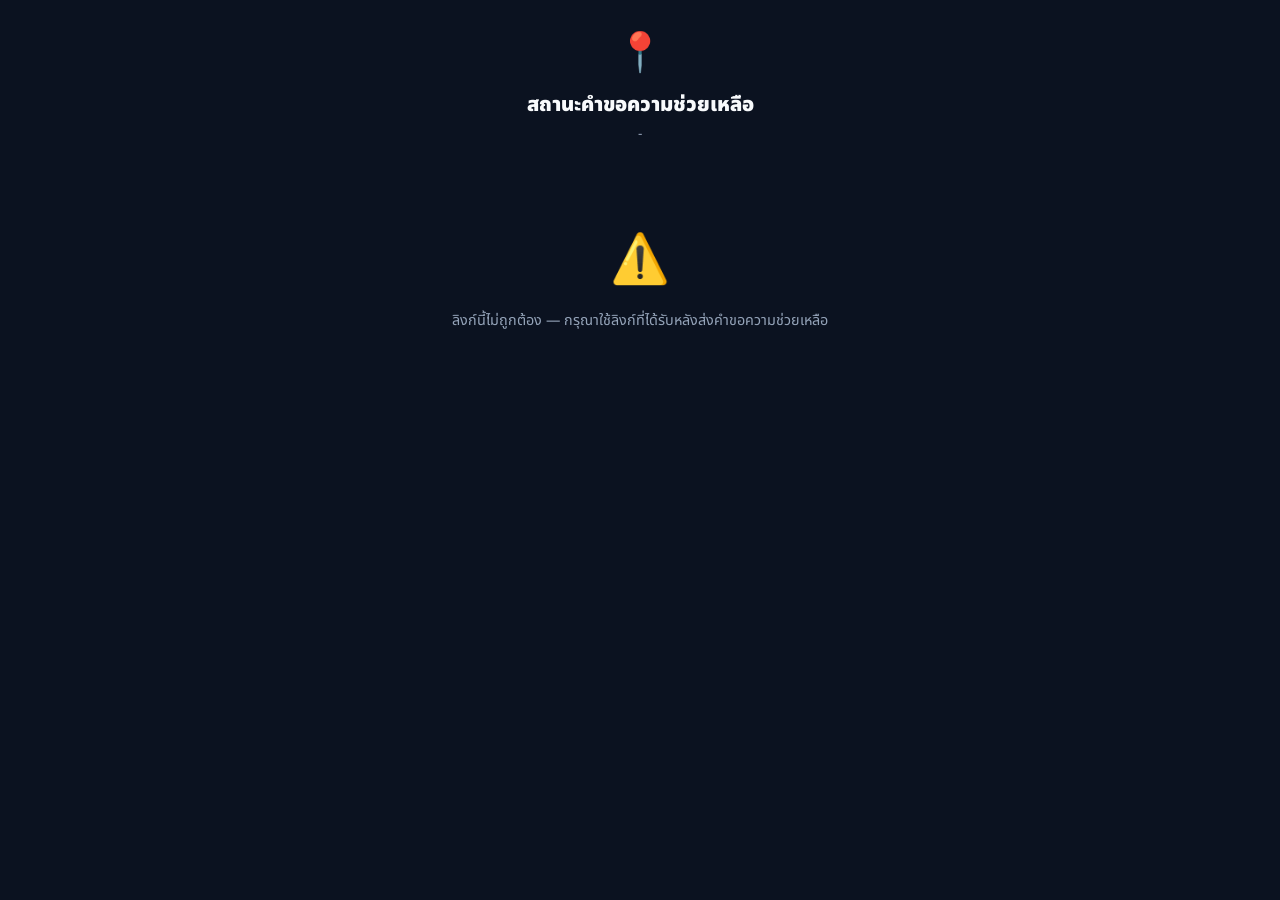
<file: citizen-checkin/status.html>
<!DOCTYPE html>
<html lang="th">
<head>
<meta charset="UTF-8">
<meta name="viewport" content="width=device-width, initial-scale=1, maximum-scale=1, user-scalable=no">
<title>เช็คสถานะคำขอความช่วยเหลือ</title>
<style>
@import url('https://fonts.googleapis.com/css2?family=Noto+Sans+Thai:wght@400;500;700;900&display=swap');

:root{
  --bg:#0B1220;
  --bg-card:#121A2B;
  --bg-input:#1A2438;
  --red:#DC2626;
  --red-dark:#991B1B;
  --yellow:#FACC15;
  --green:#16A34A;
  --white:#F8FAFC;
  --gray:#94A3B8;
  --border:#26324A;
}
*{box-sizing:border-box;margin:0;padding:0;}
html,body{
  background:var(--bg);
  color:var(--white);
  font-family:'Noto Sans Thai',sans-serif;
  min-height:100vh;
  -webkit-tap-highlight-color:transparent;
}
.container{
  max-width:480px;
  margin:0 auto;
  padding:24px 18px 40px;
}
.header{
  text-align:center;
  margin-bottom:20px;
}
.header .icon{
  font-size:2.4rem;
  margin-bottom:8px;
}
.header h1{
  font-size:1.25rem;
  font-weight:900;
}
.header .req-id{
  color:var(--gray);
  font-size:0.85rem;
  margin-top:4px;
}

.card{
  background:var(--bg-card);
  border:1px solid var(--border);
  border-radius:14px;
  padding:18px;
  margin-bottom:16px;
}

.need-row{
  display:flex;
  align-items:center;
  gap:10px;
  font-size:1.05rem;
  font-weight:700;
  margin-bottom:6px;
}
.meta-row{
  color:var(--gray);
  font-size:0.85rem;
  margin-top:4px;
}

/* Timeline */
.timeline{
  margin-top:8px;
}
.timeline-step{
  display:flex;
  gap:12px;
  position:relative;
  padding-bottom:22px;
}
.timeline-step:last-child{
  padding-bottom:0;
}
.timeline-dot-col{
  display:flex;
  flex-direction:column;
  align-items:center;
}
.timeline-dot{
  width:28px;
  height:28px;
  border-radius:50%;
  display:flex;
  align-items:center;
  justify-content:center;
  font-size:0.85rem;
  flex-shrink:0;
  background:var(--bg-input);
  border:2px solid var(--border);
  color:var(--gray);
}
.timeline-dot.done{
  background:var(--green);
  border-color:var(--green);
  color:white;
}
.timeline-dot.active{
  background:var(--yellow);
  border-color:var(--yellow);
  color:#1a1a2e;
  animation:pulse-dot 1.5s infinite;
}
@keyframes pulse-dot{
  0%,100%{ box-shadow:0 0 0 0 rgba(250,204,21,0.5); }
  50%{ box-shadow:0 0 0 8px rgba(250,204,21,0); }
}
.timeline-line{
  width:2px;
  flex:1;
  background:var(--border);
  margin-top:2px;
}
.timeline-line.done{
  background:var(--green);
}
.timeline-content{
  flex:1;
  padding-top:3px;
}
.timeline-label{
  font-weight:700;
  font-size:0.92rem;
}
.timeline-label.pending{
  color:var(--gray);
  font-weight:500;
}
.timeline-sub{
  font-size:0.75rem;
  color:var(--gray);
  margin-top:2px;
}

.responder-card{
  background:rgba(22,163,74,0.1);
  border:1px solid rgba(22,163,74,0.4);
  border-radius:12px;
  padding:14px;
  margin-top:6px;
}
.responder-card .label{
  font-size:0.75rem;
  color:var(--green);
  font-weight:700;
  margin-bottom:4px;
}
.responder-card .name{
  font-size:1rem;
  font-weight:700;
}
.responder-card a{
  color:var(--green);
  text-decoration:none;
  font-weight:700;
}

.helped-banner{
  text-align:center;
  padding:20px;
}
.helped-banner .icon{
  font-size:3rem;
  margin-bottom:8px;
}
.helped-banner h2{
  color:var(--green);
  font-size:1.2rem;
  margin-bottom:6px;
}
.helped-banner p{
  color:var(--gray);
  font-size:0.88rem;
}

.error-screen{
  text-align:center;
  padding:60px 20px;
}
.error-screen .icon{
  font-size:3rem;
  margin-bottom:12px;
}
.error-screen p{
  color:var(--gray);
  font-size:0.9rem;
  line-height:1.6;
}

.refresh-note{
  text-align:center;
  font-size:0.7rem;
  color:var(--gray);
  margin-top:14px;
}
.spinner{
  display:inline-block;
  width:10px;
  height:10px;
  border-radius:50%;
  background:var(--green);
  animation:blink 1.4s infinite;
  margin-right:6px;
}
@keyframes blink{
  0%,100%{ opacity:0.3; }
  50%{ opacity:1; }
}
</style>
</head>
<body>

<div class="container">
  <div class="header">
    <div class="icon">📍</div>
    <h1>สถานะคำขอความช่วยเหลือ</h1>
    <div class="req-id" id="reqIdLabel">-</div>
  </div>

  <div id="loadingScreen" style="text-align:center;padding:60px 20px;color:var(--gray);">
    กำลังโหลดข้อมูล...
  </div>

  <div id="errorScreen" class="error-screen" style="display:none;">
    <div class="icon">⚠️</div>
    <p id="errorMsg">ไม่พบคำขอนี้ หรือรหัสยืนยันไม่ถูกต้อง</p>
  </div>

  <div id="contentScreen" style="display:none;">

    <div class="card">
      <div class="need-row"><span id="needEmoji"></span><span id="needLabel"></span></div>
      <div class="meta-row" id="locText"></div>
      <div class="meta-row" id="peopleText"></div>
    </div>

    <div class="card" id="timelineCard">
      <div class="timeline" id="timeline"></div>
    </div>

    <div id="responderSection" style="display:none;">
      <div class="responder-card">
        <div class="label">🚑 ทีมที่กำลังช่วยเหลือคุณ</div>
        <div class="name" id="responderNameText">-</div>
        <div id="responderPhoneRow"></div>
      </div>
    </div>

    <div id="helpedSection" style="display:none;" class="card">
      <div class="helped-banner">
        <div class="icon">🎉</div>
        <h2>ได้รับการช่วยเหลือแล้ว</h2>
        <p>ขอบคุณที่รอ — หากยังต้องการความช่วยเหลือเพิ่มเติม กรุณาติดต่อทีมงานในพื้นที่</p>
      </div>
    </div>

    <div class="refresh-note"><span class="spinner"></span>อัปเดตอัตโนมัติทุก 5 วินาที</div>

  </div>

</div>

<script>
const SUPABASE_URL = 'https://cpdhykeogdgjjxmwvnkt.supabase.co';
const SUPABASE_KEY = 'sb_publishable_ziI_yJath2uIPrurZkhHtw_HlTOv1bq';

const PARAMS = new URLSearchParams(window.location.search);
const REQ_ID = PARAMS.get('id') || '';
const VERIFY_CODE = PARAMS.get('code') || '';

const NEED_META = {
  boat: { emoji: '🚤', label: 'ต้องการเรือ' },
  medical: { emoji: '💊', label: 'ช่วยทางการแพทย์' },
  supplies: { emoji: '🍚', label: 'อาหาร / น้ำ' },
  trapped: { emoji: '🆘', label: 'ติดอยู่ ออกไม่ได้' }
};

const STEPS = [
  { key: 'new', label: 'ส่งคำขอแล้ว', sub: 'รอทีมรับเรื่อง' },
  { key: 'claimed', label: 'มีทีมรับเรื่องแล้ว', sub: 'กำลังเตรียมตัวออกเดินทาง' },
  { key: 'enroute', label: 'ทีมกำลังเดินทางมา', sub: 'ใกล้ถึงแล้ว รอสักครู่' },
  { key: 'arrived', label: 'ทีมถึงจุดแล้ว', sub: 'แจ้งรหัสยืนยันตัวให้ทีมที่มาถึง' },
  { key: 'helped', label: 'ช่วยเหลือเสร็จสิ้น', sub: 'เสร็จสมบูรณ์' }
];
const STEP_ORDER = STEPS.map(s => s.key);

let pollInterval = null;

function showError(msg) {
  document.getElementById('loadingScreen').style.display = 'none';
  document.getElementById('contentScreen').style.display = 'none';
  document.getElementById('errorScreen').style.display = 'block';
  if (msg) document.getElementById('errorMsg').textContent = msg;
}

function escapeHtml(s) {
  return String(s).replace(/</g, '&lt;').replace(/>/g, '&gt;');
}

function renderTimeline(status) {
  const currentIdx = STEP_ORDER.indexOf(status);
  const timeline = document.getElementById('timeline');
  timeline.innerHTML = STEPS.map((step, idx) => {
    const isActive = idx === currentIdx && status !== 'helped';
    const isDoneFinal = idx <= currentIdx;
    const dotClass = isDoneFinal ? (isActive ? 'active' : 'done') : '';
    const dotContent = isDoneFinal && !isActive ? '✓' : (idx + 1);
    const lineClass = idx < currentIdx ? 'done' : '';
    const labelClass = isDoneFinal ? '' : 'pending';
    const isLast = idx === STEPS.length - 1;
    return `
      <div class="timeline-step">
        <div class="timeline-dot-col">
          <div class="timeline-dot ${dotClass}">${dotContent}</div>
          ${!isLast ? `<div class="timeline-line ${lineClass}"></div>` : ''}
        </div>
        <div class="timeline-content">
          <div class="timeline-label ${labelClass}">${step.label}</div>
          <div class="timeline-sub">${step.sub}</div>
        </div>
      </div>`;
  }).join('');
}

function renderRequest(req) {
  document.getElementById('loadingScreen').style.display = 'none';
  document.getElementById('errorScreen').style.display = 'none';
  document.getElementById('contentScreen').style.display = 'block';

  document.getElementById('reqIdLabel').textContent = '#' + req.id;

  const need = NEED_META[req.need] || { emoji: '🆘', label: req.need || '-' };
  document.getElementById('needEmoji').textContent = need.emoji;
  document.getElementById('needLabel').textContent = need.label;
  document.getElementById('locText').textContent = '📍 ' + (req.loc || '(ไม่ระบุจุดสังเกต)');
  document.getElementById('peopleText').textContent = '👥 ' + (req.people || 1) + ' คน';

  renderTimeline(req.status);

  const responderSection = document.getElementById('responderSection');
  if (req.status === 'claimed' || req.status === 'enroute' || req.status === 'arrived') {
    responderSection.style.display = 'block';
    document.getElementById('responderNameText').textContent = req.responder_name || 'ทีมกู้ภัย';
    const phoneRow = document.getElementById('responderPhoneRow');
    phoneRow.innerHTML = req.responder_phone
      ? `📞 <a href="tel:${req.responder_phone}">${escapeHtml(req.responder_phone)}</a>`
      : '';
  } else {
    responderSection.style.display = 'none';
  }

  document.getElementById('helpedSection').style.display = req.status === 'helped' ? 'block' : 'none';
  document.getElementById('timelineCard').style.display = req.status === 'helped' ? 'none' : 'block';
}

async function fetchAndRender() {
  try {
    const res = await fetch(
      `${SUPABASE_URL}/rest/v1/help_requests?select=*&id=eq.${encodeURIComponent(REQ_ID)}&verify_code=eq.${encodeURIComponent(VERIFY_CODE)}`,
      { headers: { 'apikey': SUPABASE_KEY, 'Authorization': `Bearer ${SUPABASE_KEY}` } }
    );
    if (!res.ok) { showError(); return; }
    const data = await res.json();
    if (!data || data.length === 0) {
      showError('ไม่พบคำขอนี้ — ลิงก์อาจไม่ถูกต้อง หรือรหัสยืนยันไม่ตรงกับคำขอ');
      return;
    }
    renderRequest(data[0]);
  } catch (e) {
    showError('เชื่อมต่อไม่ได้ — ตรวจสอบสัญญาณอินเทอร์เน็ตแล้วลองรีเฟรชหน้านี้');
  }
}

function init() {
  if (!REQ_ID || !VERIFY_CODE) {
    showError('ลิงก์นี้ไม่ถูกต้อง — กรุณาใช้ลิงก์ที่ได้รับหลังส่งคำขอความช่วยเหลือ');
    return;
  }
  fetchAndRender();
  pollInterval = setInterval(fetchAndRender, 5000);
}

init();
</script>

</body>
</html>
</file>
